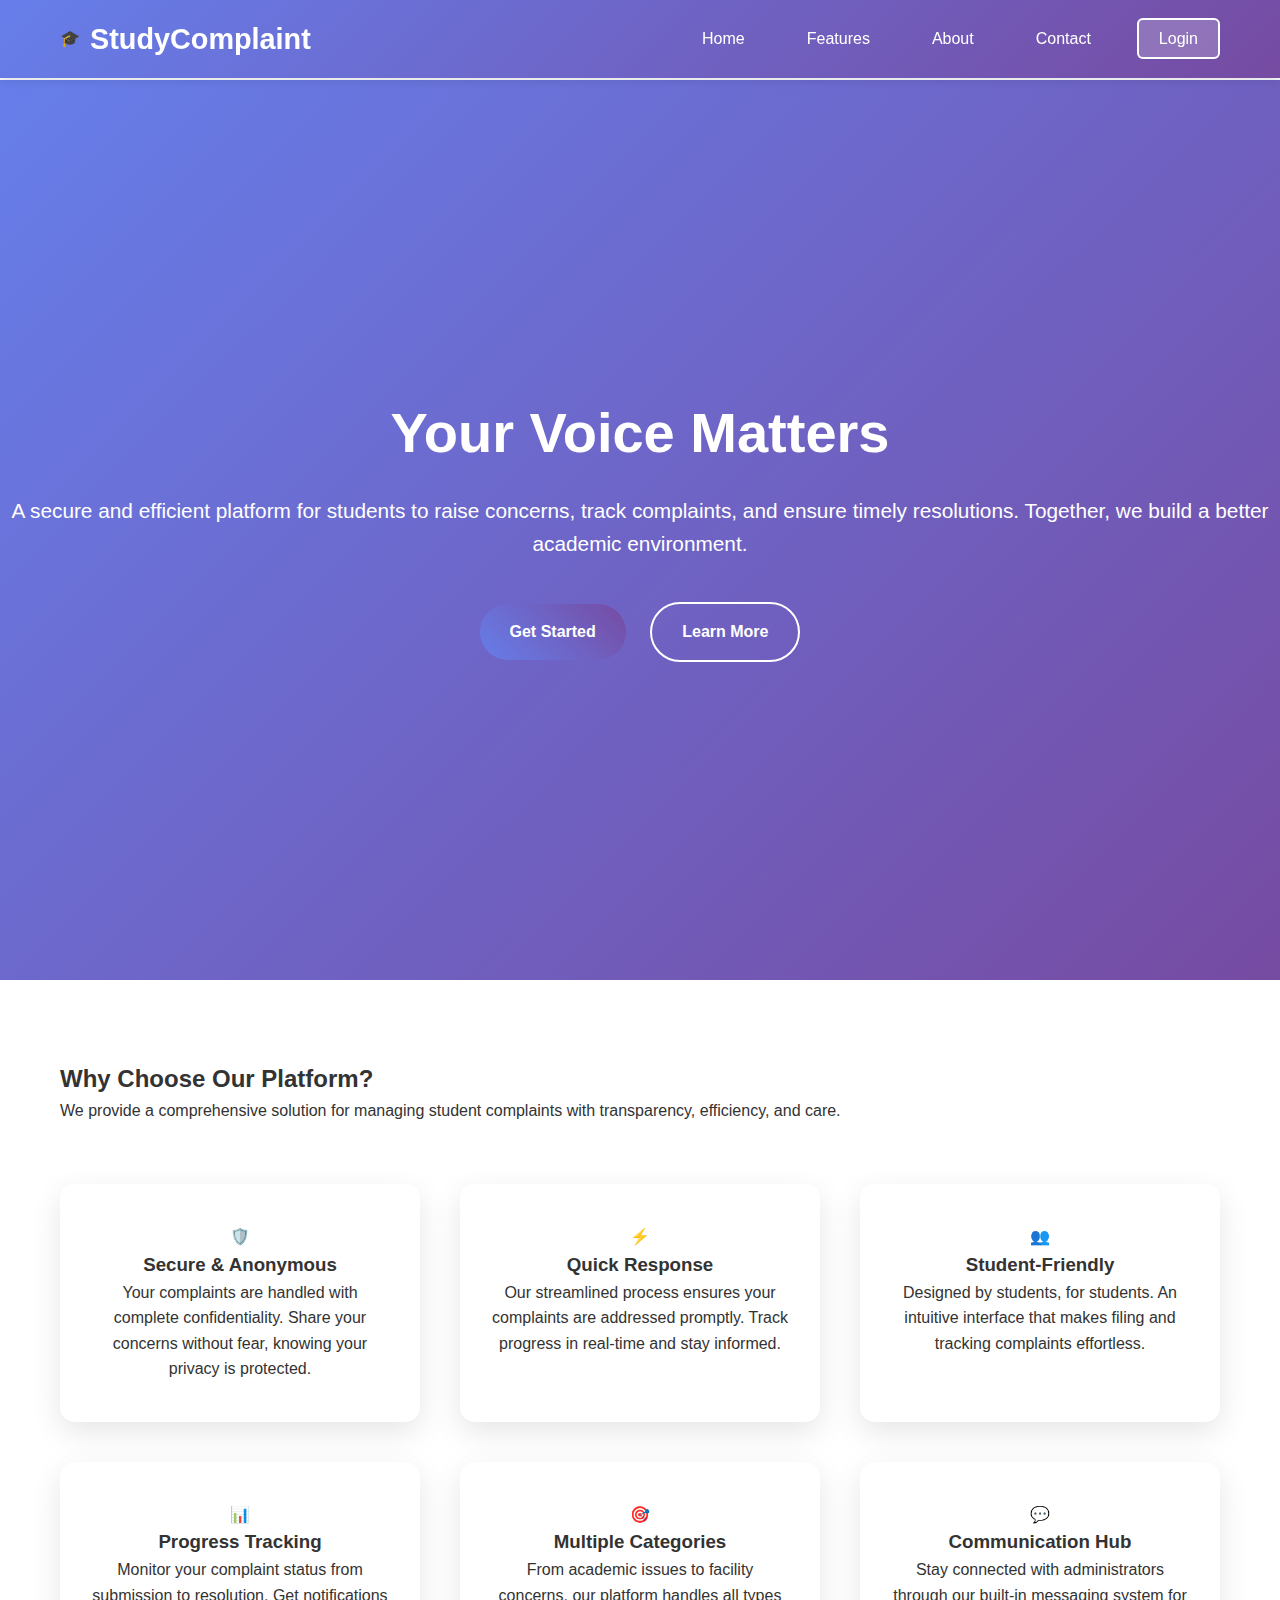
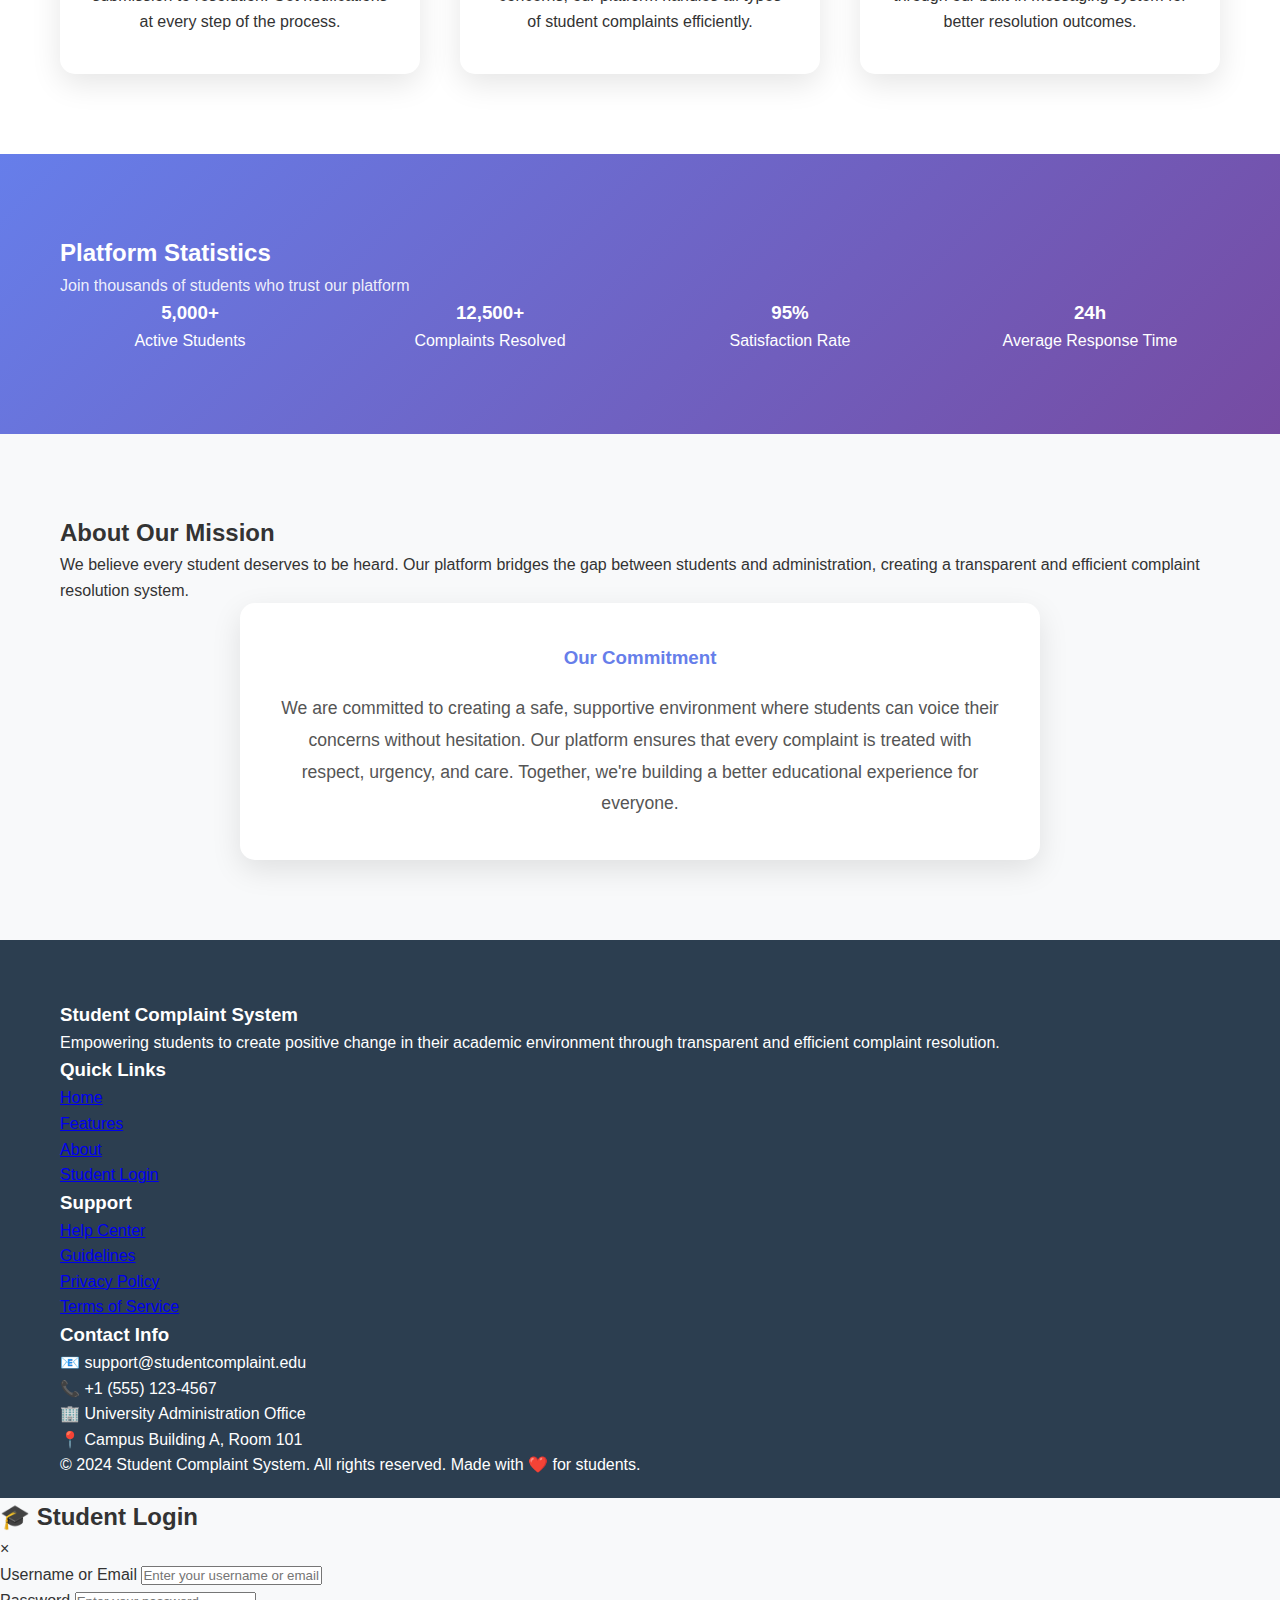
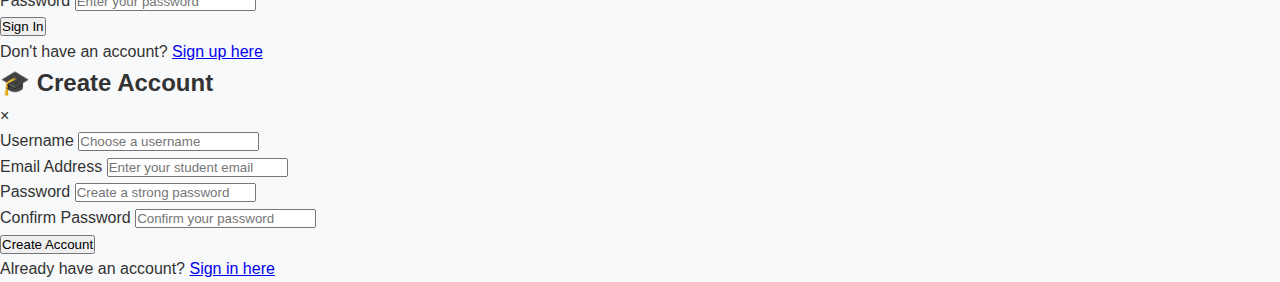
<file: src/main/resources/templates/index.html>
<!DOCTYPE html>
<html lang="en" xmlns:th="http://www.thymeleaf.org">
<head>
    <meta charset="UTF-8">
    <meta name="viewport" content="width=device-width, initial-scale=1.0">
    <title>Student Complaint System - Your Voice Matters</title>
    <link rel="stylesheet" th:href="@{/css/style.css}">
    <style>
        /* Fallback CSS if external file doesn't load */
        * { margin: 0; padding: 0; box-sizing: border-box; }
        body { font-family: 'Segoe UI', Tahoma, Geneva, Verdana, sans-serif; line-height: 1.6; color: #333; background-color: #f8f9fa; }
        .header { background: linear-gradient(135deg, #667eea 0%, #764ba2 100%); color: white; padding: 1rem 0; position: fixed; width: 100%; top: 0; z-index: 1000; box-shadow: 0 2px 10px rgba(0,0,0,0.1); }
        .container { max-width: 1200px; margin: 0 auto; padding: 0 20px; }
        .header .container { display: flex; justify-content: space-between; align-items: center; }
        .logo { display: flex; align-items: center; gap: 10px; }
        .logo h1 { font-size: 1.8rem; font-weight: 700; color: white; }
        .nav { display: flex; list-style: none; gap: 30px; align-items: center; }
        .nav a { color: white; text-decoration: none; font-weight: 500; padding: 8px 16px; border-radius: 6px; transition: all 0.3s ease; }
        .nav a:hover { background-color: rgba(255,255,255,0.1); }
        .btn-login { background: rgba(255,255,255,0.2); border: 2px solid white; padding: 10px 20px !important; border-radius: 25px; }
        .hero { background: linear-gradient(135deg, #667eea 0%, #764ba2 100%); height: 100vh; display: flex; align-items: center; text-align: center; color: white; margin-top: 80px; }
        .hero h1 { font-size: 3.5rem; margin-bottom: 1rem; }
        .hero p { font-size: 1.3rem; margin-bottom: 2rem; }
        .btn { display: inline-block; padding: 15px 30px; text-decoration: none; border-radius: 30px; font-weight: 600; margin: 10px; }
        .btn-primary { background: linear-gradient(45deg, #667eea, #764ba2); color: white; }
        .btn-secondary { background: transparent; color: white; border: 2px solid white; }
        .features { padding: 80px 0; background: white; }
        .features-grid { display: grid; grid-template-columns: repeat(auto-fit, minmax(300px, 1fr)); gap: 40px; margin-top: 60px; }
        .feature-card { background: white; padding: 40px 30px; border-radius: 15px; text-align: center; box-shadow: 0 10px 30px rgba(0,0,0,0.1); }
        .stats { background: linear-gradient(135deg, #667eea 0%, #764ba2 100%); color: white; padding: 80px 0; }
        .stats-grid { display: grid; grid-template-columns: repeat(auto-fit, minmax(200px, 1fr)); gap: 40px; text-align: center; }
        .footer { background: #2c3e50; color: white; padding: 60px 0 20px; }
    </style>
    <link rel="icon" href="data:image/svg+xml,<svg xmlns=%22http://www.w3.org/2000/svg%22 viewBox=%220 0 100 100%22><text y=%22.9em%22 font-size=%2290%22>🎓</text></svg>">
</head>
<body>
    <!-- Header -->
    <header class="header">
        <div class="container">
            <div class="logo">
                <span class="logo-icon">🎓</span>
                <h1>StudyComplaint</h1>
            </div>
            <nav>
                <ul class="nav">
                    <li><a href="#home">Home</a></li>
                    <li><a href="#features">Features</a></li>
                    <li><a href="#about">About</a></li>
                    <li><a href="#contact">Contact</a></li>
                    <li><a href="#" class="btn-login" data-modal="loginModal">Login</a></li>
                </ul>
            </nav>
        </div>
    </header>

    <!-- Hero Section -->
    <section id="home" class="hero">
        <div class="hero-content">
            <h1>Your Voice Matters</h1>
            <p>A secure and efficient platform for students to raise concerns, track complaints, and ensure timely resolutions. Together, we build a better academic environment.</p>
            <div class="hero-buttons">
                <a href="#" class="btn btn-primary" data-modal="registerModal">Get Started</a>
                <a href="#features" class="btn btn-secondary">Learn More</a>
            </div>
        </div>
    </section>

    <!-- Features Section -->
    <section id="features" class="features">
        <div class="container">
            <div class="section-title">
                <h2>Why Choose Our Platform?</h2>
                <p>We provide a comprehensive solution for managing student complaints with transparency, efficiency, and care.</p>
            </div>
            <div class="features-grid">
                <div class="feature-card">
                    <div class="feature-icon">🛡️</div>
                    <h3>Secure & Anonymous</h3>
                    <p>Your complaints are handled with complete confidentiality. Share your concerns without fear, knowing your privacy is protected.</p>
                </div>
                <div class="feature-card">
                    <div class="feature-icon">⚡</div>
                    <h3>Quick Response</h3>
                    <p>Our streamlined process ensures your complaints are addressed promptly. Track progress in real-time and stay informed.</p>
                </div>
                <div class="feature-card">
                    <div class="feature-icon">👥</div>
                    <h3>Student-Friendly</h3>
                    <p>Designed by students, for students. An intuitive interface that makes filing and tracking complaints effortless.</p>
                </div>
                <div class="feature-card">
                    <div class="feature-icon">📊</div>
                    <h3>Progress Tracking</h3>
                    <p>Monitor your complaint status from submission to resolution. Get notifications at every step of the process.</p>
                </div>
                <div class="feature-card">
                    <div class="feature-icon">🎯</div>
                    <h3>Multiple Categories</h3>
                    <p>From academic issues to facility concerns, our platform handles all types of student complaints efficiently.</p>
                </div>
                <div class="feature-card">
                    <div class="feature-icon">💬</div>
                    <h3>Communication Hub</h3>
                    <p>Stay connected with administrators through our built-in messaging system for better resolution outcomes.</p>
                </div>
            </div>
        </div>
    </section>

    <!-- Statistics Section -->
    <section class="stats">
        <div class="container">
            <div class="section-title">
                <h2 style="color: white;">Platform Statistics</h2>
                <p style="color: rgba(255,255,255,0.9);">Join thousands of students who trust our platform</p>
            </div>
            <div class="stats-grid">
                <div class="stat-item">
                    <h3>5,000+</h3>
                    <p>Active Students</p>
                </div>
                <div class="stat-item">
                    <h3>12,500+</h3>
                    <p>Complaints Resolved</p>
                </div>
                <div class="stat-item">
                    <h3>95%</h3>
                    <p>Satisfaction Rate</p>
                </div>
                <div class="stat-item">
                    <h3>24h</h3>
                    <p>Average Response Time</p>
                </div>
            </div>
        </div>
    </section>

    <!-- About Section -->
    <section id="about" class="features" style="background-color: #f8f9fa;">
        <div class="container">
            <div class="section-title">
                <h2>About Our Mission</h2>
                <p>We believe every student deserves to be heard. Our platform bridges the gap between students and administration, creating a transparent and efficient complaint resolution system.</p>
            </div>
            <div style="max-width: 800px; margin: 0 auto; text-align: center;">
                <div style="background: white; padding: 40px; border-radius: 15px; box-shadow: 0 10px 30px rgba(0,0,0,0.1);">
                    <h3 style="color: #667eea; margin-bottom: 20px;">Our Commitment</h3>
                    <p style="font-size: 1.1rem; line-height: 1.8; color: #555;">
                        We are committed to creating a safe, supportive environment where students can voice their concerns without hesitation. 
                        Our platform ensures that every complaint is treated with respect, urgency, and care. Together, we're building a better educational experience for everyone.
                    </p>
                </div>
            </div>
        </div>
    </section>

    <!-- Footer -->
    <footer id="contact" class="footer">
        <div class="container">
            <div class="footer-content">
                <div class="footer-section">
                    <h3>Student Complaint System</h3>
                    <p>Empowering students to create positive change in their academic environment through transparent and efficient complaint resolution.</p>
                </div>
                <div class="footer-section">
                    <h3>Quick Links</h3>
                    <a href="#home">Home</a><br>
                    <a href="#features">Features</a><br>
                    <a href="#about">About</a><br>
                    <a href="#" data-modal="loginModal">Student Login</a>
                </div>
                <div class="footer-section">
                    <h3>Support</h3>
                    <a href="#">Help Center</a><br>
                    <a href="#">Guidelines</a><br>
                    <a href="#">Privacy Policy</a><br>
                    <a href="#">Terms of Service</a>
                </div>
                <div class="footer-section">
                    <h3>Contact Info</h3>
                    <p>📧 support@studentcomplaint.edu</p>
                    <p>📞 +1 (555) 123-4567</p>
                    <p>🏢 University Administration Office</p>
                    <p>📍 Campus Building A, Room 101</p>
                </div>
            </div>
            <div class="footer-bottom">
                <p>&copy; 2024 Student Complaint System. All rights reserved. Made with ❤️ for students.</p>
            </div>
        </div>
    </footer>

    <!-- Login Modal -->
    <div id="loginModal" class="modal">
        <div class="modal-content">
            <div class="modal-header">
                <h2>🎓 Student Login</h2>
                <span class="close">&times;</span>
            </div>
            <div class="modal-body">
                <form id="loginForm">
                    <div class="form-group">
                        <label for="loginUsername">Username or Email</label>
                        <input type="text" id="loginUsername" name="username" required placeholder="Enter your username or email">
                    </div>
                    <div class="form-group">
                        <label for="loginPassword">Password</label>
                        <input type="password" id="loginPassword" name="password" required placeholder="Enter your password">
                    </div>
                    <button type="submit" class="form-submit">Sign In</button>
                </form>
                <div class="form-toggle">
                    Don't have an account? <a href="#" onclick="toggleAuthForm('register')">Sign up here</a>
                </div>
            </div>
        </div>
    </div>

    <!-- Register Modal -->
    <div id="registerModal" class="modal">
        <div class="modal-content">
            <div class="modal-header">
                <h2>🎓 Create Account</h2>
                <span class="close">&times;</span>
            </div>
            <div class="modal-body">
                <form id="registerForm">
                    <div class="form-group">
                        <label for="registerUsername">Username</label>
                        <input type="text" id="registerUsername" name="username" required placeholder="Choose a username">
                    </div>
                    <div class="form-group">
                        <label for="registerEmail">Email Address</label>
                        <input type="email" id="registerEmail" name="email" required placeholder="Enter your student email">
                    </div>
                    <div class="form-group">
                        <label for="registerPassword">Password</label>
                        <input type="password" id="registerPassword" name="password" required placeholder="Create a strong password">
                    </div>
                    <div class="form-group">
                        <label for="confirmPassword">Confirm Password</label>
                        <input type="password" id="confirmPassword" name="confirmPassword" required placeholder="Confirm your password">
                    </div>
                    <button type="submit" class="form-submit">Create Account</button>
                </form>
                <div class="form-toggle">
                    Already have an account? <a href="#" onclick="toggleAuthForm('login')">Sign in here</a>
                </div>
            </div>
        </div>
    </div>

    <script th:src="@{/js/main.js}"></script>
</body>
</html>
</file>
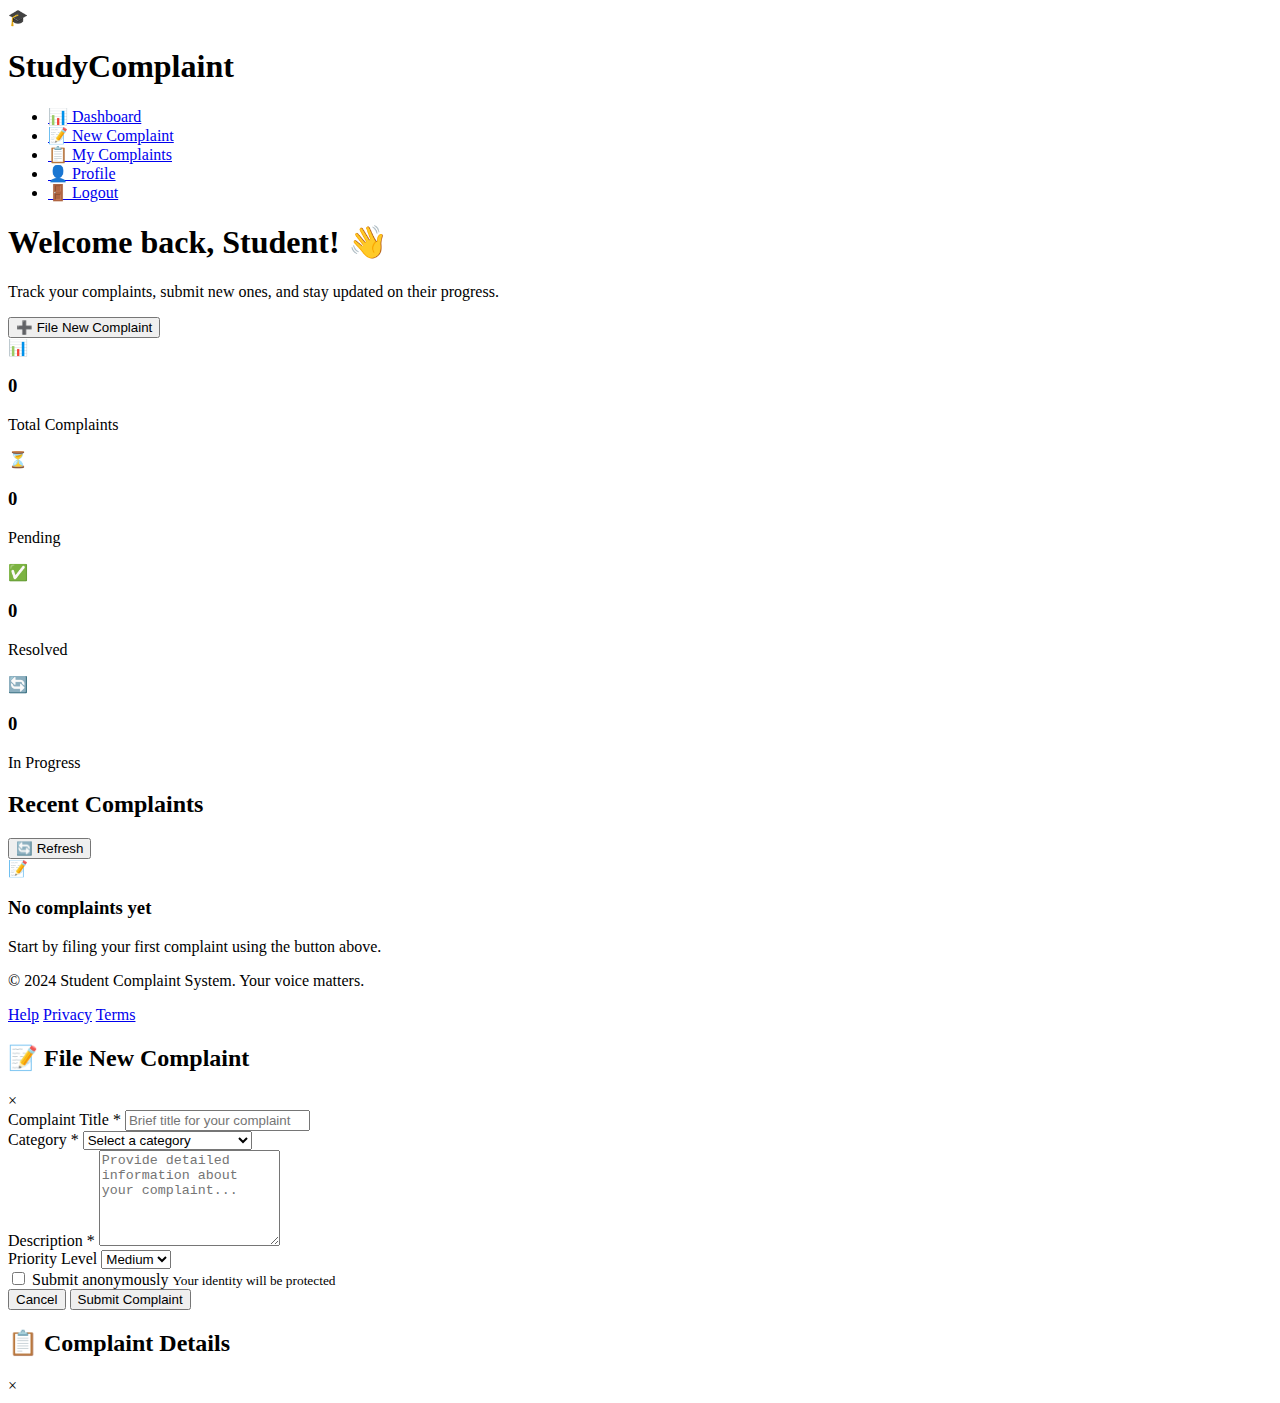
<file: src/main/resources/templates/student/dashboard.html>
<!DOCTYPE html>
<html lang="en" xmlns:th="http://www.thymeleaf.org">
<head>
    <meta charset="UTF-8">
    <meta name="viewport" content="width=device-width, initial-scale=1.0">
    <title>Student Dashboard - Student Complaint System</title>
    <link rel="stylesheet" th:href="@{/css/style.css}">
    <link rel="stylesheet" th:href="@{/css/dashboard.css}">
    <link rel="icon" href="data:image/svg+xml,<svg xmlns=%22http://www.w3.org/2000/svg%22 viewBox=%220 0 100 100%22><text y=%22.9em%22 font-size=%2290%22>🎓</text></svg>">
</head>
<body class="dashboard-body">
    <!-- Header -->
    <header class="dashboard-header">
        <div class="header-container">
            <div class="logo">
                <span class="logo-icon">🎓</span>
                <h1>StudyComplaint</h1>
            </div>
            <nav class="dashboard-nav">
                <ul class="nav-list">
                    <li><a href="#dashboard" class="nav-link active">📊 Dashboard</a></li>
                    <li><a href="#" class="nav-link" data-modal="complaintModal">📝 New Complaint</a></li>
                    <li><a href="#complaints" class="nav-link">📋 My Complaints</a></li>
                    <li><a href="/student/profile" class="nav-link">👤 Profile</a></li>
                    <li><a href="#" class="nav-link logout-btn" onclick="logout()">🚪 Logout</a></li>
                </ul>
            </nav>
        </div>
    </header>

    <!-- Main Content -->
    <main class="dashboard-main">
        <!-- Welcome Section -->
        <section class="welcome-section">
            <div class="container">
                <div class="welcome-content">
                    <h1>Welcome back, <span id="studentName">Student</span>! 👋</h1>
                    <p>Track your complaints, submit new ones, and stay updated on their progress.</p>
                </div>
                <div class="quick-actions">
                    <button class="btn btn-primary" data-modal="complaintModal">
                        <span>➕</span> File New Complaint
                    </button>
                </div>
            </div>
        </section>

        <!-- Stats Section -->
        <section class="dashboard-stats">
            <div class="container">
                <div class="stats-grid">
                    <div class="stat-card">
                        <div class="stat-icon">📊</div>
                        <div class="stat-content">
                            <h3 id="totalComplaints">0</h3>
                            <p>Total Complaints</p>
                        </div>
                    </div>
                    <div class="stat-card">
                        <div class="stat-icon">⏳</div>
                        <div class="stat-content">
                            <h3 id="pendingComplaints">0</h3>
                            <p>Pending</p>
                        </div>
                    </div>
                    <div class="stat-card">
                        <div class="stat-icon">✅</div>
                        <div class="stat-content">
                            <h3 id="resolvedComplaints">0</h3>
                            <p>Resolved</p>
                        </div>
                    </div>
                    <div class="stat-card">
                        <div class="stat-icon">🔄</div>
                        <div class="stat-content">
                            <h3 id="inProgressComplaints">0</h3>
                            <p>In Progress</p>
                        </div>
                    </div>
                </div>
            </div>
        </section>

        <!-- Recent Complaints Section -->
        <section id="complaints" class="recent-complaints">
            <div class="container">
                <div class="section-header">
                    <h2>Recent Complaints</h2>
                    <button class="btn btn-secondary" onclick="refreshComplaints()">🔄 Refresh</button>
                </div>
                <div class="complaints-container">
                    <div id="complaintsGrid" class="complaints-grid">
                        <!-- Complaints will be loaded here -->
                        <div class="no-complaints">
                            <div class="no-complaints-icon">📝</div>
                            <h3>No complaints yet</h3>
                            <p>Start by filing your first complaint using the button above.</p>
                        </div>
                    </div>
                </div>
            </div>
        </section>
    </main>

    <!-- Footer -->
    <footer class="dashboard-footer">
        <div class="container">
            <div class="footer-content">
                <p>&copy; 2024 Student Complaint System. Your voice matters.</p>
                <div class="footer-links">
                    <a href="#">Help</a>
                    <a href="#">Privacy</a>
                    <a href="#">Terms</a>
                </div>
            </div>
        </div>
    </footer>

    <!-- New Complaint Modal -->
    <div id="complaintModal" class="modal">
        <div class="modal-content large-modal">
            <div class="modal-header">
                <h2>📝 File New Complaint</h2>
                <span class="close">&times;</span>
            </div>
            <div class="modal-body">
                <form id="complaintForm">
                    <div class="form-row">
                        <div class="form-group">
                            <label for="complaintTitle">Complaint Title *</label>
                            <input type="text" id="complaintTitle" name="title" required 
                                   placeholder="Brief title for your complaint">
                        </div>
                        <div class="form-group">
                            <label for="complaintCategory">Category *</label>
                            <select id="complaintCategory" name="category" required>
                                <option value="">Select a category</option>
                                <option value="academic">Academic Issues</option>
                                <option value="facilities">Facilities & Infrastructure</option>
                                <option value="harassment">Harassment & Bullying</option>
                                <option value="administrative">Administrative Issues</option>
                                <option value="technical">Technical Problems</option>
                                <option value="other">Other</option>
                            </select>
                        </div>
                    </div>
                    <div class="form-group">
                        <label for="complaintDescription">Description *</label>
                        <textarea id="complaintDescription" name="description" required 
                                  placeholder="Provide detailed information about your complaint..."
                                  rows="6"></textarea>
                    </div>
                    <div class="form-row">
                        <div class="form-group">
                            <label for="complaintPriority">Priority Level</label>
                            <select id="complaintPriority" name="priority">
                                <option value="low">Low</option>
                                <option value="medium" selected>Medium</option>
                                <option value="high">High</option>
                                <option value="urgent">Urgent</option>
                            </select>
                        </div>
                        <div class="form-group">
                            <label for="isAnonymous">
                                <input type="checkbox" id="isAnonymous" name="anonymous">
                                Submit anonymously
                            </label>
                            <small>Your identity will be protected</small>
                        </div>
                    </div>
                    <div class="form-actions">
                        <button type="button" class="btn btn-secondary" onclick="closeModal('complaintModal')">Cancel</button>
                        <button type="submit" class="btn btn-primary">Submit Complaint</button>
                    </div>
                </form>
            </div>
        </div>
    </div>

    <!-- Complaint Details Modal -->
    <div id="complaintDetailsModal" class="modal">
        <div class="modal-content large-modal">
            <div class="modal-header">
                <h2>📋 Complaint Details</h2>
                <span class="close">&times;</span>
            </div>
            <div class="modal-body">
                <div id="complaintDetails">
                    <!-- Complaint details will be loaded here -->
                </div>
            </div>
        </div>
    </div>

    <script th:src="@{/js/main.js}"></script>
    <script th:src="@{/js/dashboard.js}"></script>
</body>
</html>
</file>
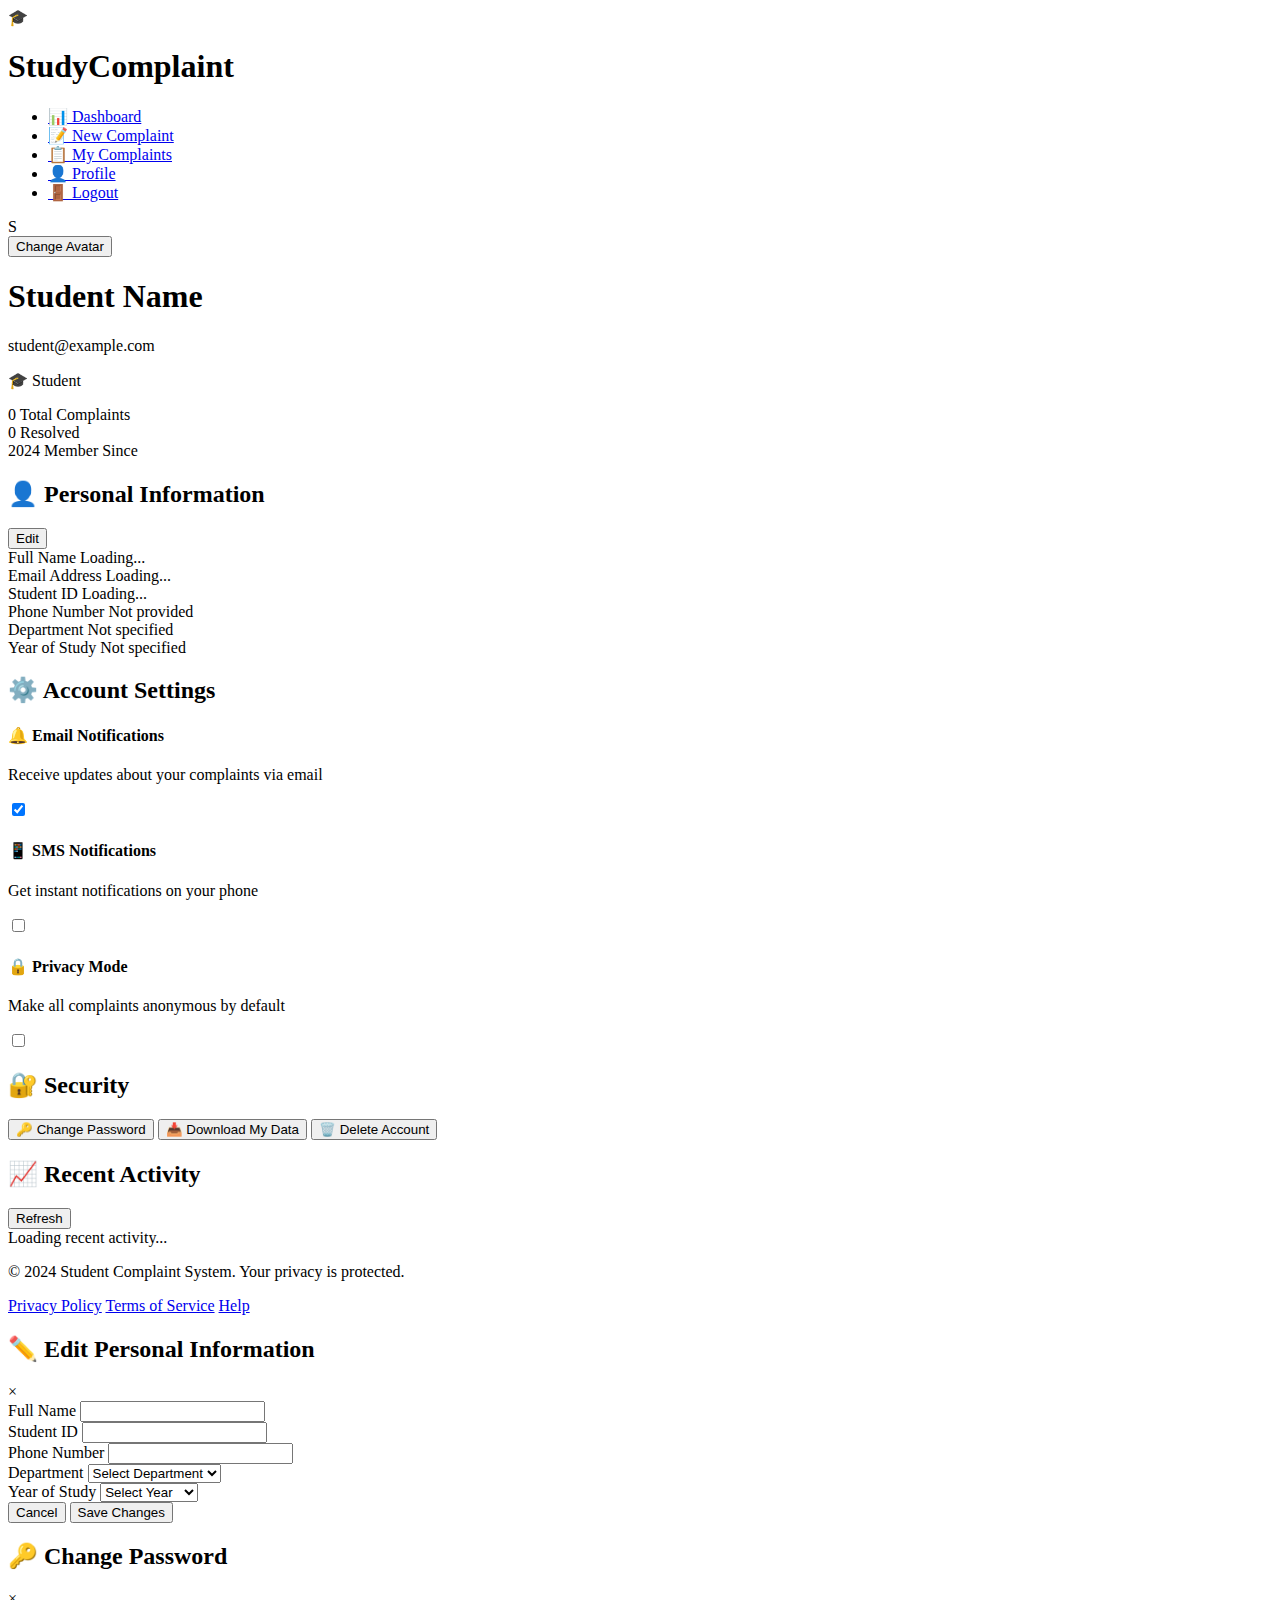
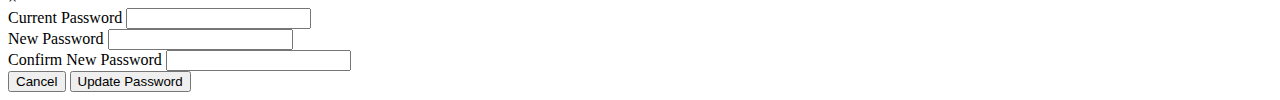
<file: src/main/resources/templates/student/profile.html>
<!DOCTYPE html>
<html lang="en" xmlns:th="http://www.thymeleaf.org">
<head>
    <meta charset="UTF-8">
    <meta name="viewport" content="width=device-width, initial-scale=1.0">
    <title>Student Profile - Student Complaint System</title>
    <link rel="stylesheet" th:href="@{/css/style.css}">
    <link rel="stylesheet" th:href="@{/css/dashboard.css}">
    <link rel="stylesheet" th:href="@{/css/profile.css}">
    <link rel="icon" href="data:image/svg+xml,<svg xmlns=%22http://www.w3.org/2000/svg%22 viewBox=%220 0 100 100%22><text y=%22.9em%22 font-size=%2290%22>🎓</text></svg>">
</head>
<body class="dashboard-body">
    <!-- Header -->
    <header class="dashboard-header">
        <div class="header-container">
            <div class="logo">
                <span class="logo-icon">🎓</span>
                <h1>StudyComplaint</h1>
            </div>
            <nav class="dashboard-nav">
                <ul class="nav-list">
                    <li><a href="/student/dashboard" class="nav-link">📊 Dashboard</a></li>
                    <li><a href="#" class="nav-link" data-modal="complaintModal">📝 New Complaint</a></li>
                    <li><a href="/student/dashboard#complaints" class="nav-link">📋 My Complaints</a></li>
                    <li><a href="/student/profile" class="nav-link active">👤 Profile</a></li>
                    <li><a href="#" class="nav-link logout-btn" onclick="logout()">🚪 Logout</a></li>
                </ul>
            </nav>
        </div>
    </header>

    <!-- Main Content -->
    <main class="dashboard-main">
        <!-- Profile Header -->
        <section class="profile-header">
            <div class="container">
                <div class="profile-header-content">
                    <div class="profile-avatar">
                        <div class="avatar-circle">
                            <span id="avatarInitials">S</span>
                        </div>
                        <button class="btn btn-secondary btn-small" onclick="changeAvatar()">Change Avatar</button>
                    </div>
                    <div class="profile-info">
                        <h1 id="profileName">Student Name</h1>
                        <p id="profileEmail">student@example.com</p>
                        <p class="profile-role">🎓 Student</p>
                        <div class="profile-stats">
                            <div class="stat">
                                <span class="stat-number" id="profileTotalComplaints">0</span>
                                <span class="stat-label">Total Complaints</span>
                            </div>
                            <div class="stat">
                                <span class="stat-number" id="profileResolvedComplaints">0</span>
                                <span class="stat-label">Resolved</span>
                            </div>
                            <div class="stat">
                                <span class="stat-number" id="profileMemberSince">2024</span>
                                <span class="stat-label">Member Since</span>
                            </div>
                        </div>
                    </div>
                </div>
            </div>
        </section>

        <!-- Profile Content -->
        <section class="profile-content">
            <div class="container">
                <div class="profile-grid">
                    <!-- Personal Information -->
                    <div class="profile-card">
                        <div class="card-header">
                            <h2>👤 Personal Information</h2>
                            <button class="btn btn-secondary btn-small" onclick="editPersonalInfo()">Edit</button>
                        </div>
                        <div class="card-content">
                            <div class="info-grid">
                                <div class="info-item">
                                    <label>Full Name</label>
                                    <span id="infoFullName">Loading...</span>
                                </div>
                                <div class="info-item">
                                    <label>Email Address</label>
                                    <span id="infoEmail">Loading...</span>
                                </div>
                                <div class="info-item">
                                    <label>Student ID</label>
                                    <span id="infoStudentId">Loading...</span>
                                </div>
                                <div class="info-item">
                                    <label>Phone Number</label>
                                    <span id="infoPhone">Not provided</span>
                                </div>
                                <div class="info-item">
                                    <label>Department</label>
                                    <span id="infoDepartment">Not specified</span>
                                </div>
                                <div class="info-item">
                                    <label>Year of Study</label>
                                    <span id="infoYear">Not specified</span>
                                </div>
                            </div>
                        </div>
                    </div>

                    <!-- Account Settings -->
                    <div class="profile-card">
                        <div class="card-header">
                            <h2>⚙️ Account Settings</h2>
                        </div>
                        <div class="card-content">
                            <div class="settings-list">
                                <div class="setting-item">
                                    <div class="setting-info">
                                        <h4>🔔 Email Notifications</h4>
                                        <p>Receive updates about your complaints via email</p>
                                    </div>
                                    <label class="toggle-switch">
                                        <input type="checkbox" id="emailNotifications" checked>
                                        <span class="slider"></span>
                                    </label>
                                </div>
                                <div class="setting-item">
                                    <div class="setting-info">
                                        <h4>📱 SMS Notifications</h4>
                                        <p>Get instant notifications on your phone</p>
                                    </div>
                                    <label class="toggle-switch">
                                        <input type="checkbox" id="smsNotifications">
                                        <span class="slider"></span>
                                    </label>
                                </div>
                                <div class="setting-item">
                                    <div class="setting-info">
                                        <h4>🔒 Privacy Mode</h4>
                                        <p>Make all complaints anonymous by default</p>
                                    </div>
                                    <label class="toggle-switch">
                                        <input type="checkbox" id="privacyMode">
                                        <span class="slider"></span>
                                    </label>
                                </div>
                            </div>
                        </div>
                    </div>

                    <!-- Security -->
                    <div class="profile-card">
                        <div class="card-header">
                            <h2>🔐 Security</h2>
                        </div>
                        <div class="card-content">
                            <div class="security-actions">
                                <button class="btn btn-primary full-width" onclick="changePassword()">
                                    🔑 Change Password
                                </button>
                                <button class="btn btn-secondary full-width" onclick="downloadData()">
                                    📥 Download My Data
                                </button>
                                <button class="btn btn-danger full-width" onclick="deleteAccount()">
                                    🗑️ Delete Account
                                </button>
                            </div>
                        </div>
                    </div>

                    <!-- Recent Activity -->
                    <div class="profile-card activity-card">
                        <div class="card-header">
                            <h2>📈 Recent Activity</h2>
                            <button class="btn btn-secondary btn-small" onclick="refreshActivity()">Refresh</button>
                        </div>
                        <div class="card-content">
                            <div id="recentActivity" class="activity-list">
                                <!-- Activity items will be loaded here -->
                                <div class="activity-loading">
                                    <div class="loading"></div>
                                    Loading recent activity...
                                </div>
                            </div>
                        </div>
                    </div>
                </div>
            </div>
        </section>
    </main>

    <!-- Footer -->
    <footer class="dashboard-footer">
        <div class="container">
            <div class="footer-content">
                <p>&copy; 2024 Student Complaint System. Your privacy is protected.</p>
                <div class="footer-links">
                    <a href="#">Privacy Policy</a>
                    <a href="#">Terms of Service</a>
                    <a href="#">Help</a>
                </div>
            </div>
        </div>
    </footer>

    <!-- Edit Personal Info Modal -->
    <div id="editInfoModal" class="modal">
        <div class="modal-content">
            <div class="modal-header">
                <h2>✏️ Edit Personal Information</h2>
                <span class="close">&times;</span>
            </div>
            <div class="modal-body">
                <form id="editInfoForm">
                    <div class="form-row">
                        <div class="form-group">
                            <label for="editFullName">Full Name</label>
                            <input type="text" id="editFullName" name="fullName" required>
                        </div>
                        <div class="form-group">
                            <label for="editStudentId">Student ID</label>
                            <input type="text" id="editStudentId" name="studentId">
                        </div>
                    </div>
                    <div class="form-row">
                        <div class="form-group">
                            <label for="editPhone">Phone Number</label>
                            <input type="tel" id="editPhone" name="phone">
                        </div>
                        <div class="form-group">
                            <label for="editDepartment">Department</label>
                            <select id="editDepartment" name="department">
                                <option value="">Select Department</option>
                                <option value="computer-science">Computer Science</option>
                                <option value="engineering">Engineering</option>
                                <option value="business">Business</option>
                                <option value="arts">Arts & Humanities</option>
                                <option value="science">Science</option>
                                <option value="other">Other</option>
                            </select>
                        </div>
                    </div>
                    <div class="form-group">
                        <label for="editYear">Year of Study</label>
                        <select id="editYear" name="year">
                            <option value="">Select Year</option>
                            <option value="1">First Year</option>
                            <option value="2">Second Year</option>
                            <option value="3">Third Year</option>
                            <option value="4">Fourth Year</option>
                            <option value="graduate">Graduate</option>
                        </select>
                    </div>
                    <div class="form-actions">
                        <button type="button" class="btn btn-secondary" onclick="closeModal('editInfoModal')">Cancel</button>
                        <button type="submit" class="btn btn-primary">Save Changes</button>
                    </div>
                </form>
            </div>
        </div>
    </div>

    <!-- Change Password Modal -->
    <div id="changePasswordModal" class="modal">
        <div class="modal-content">
            <div class="modal-header">
                <h2>🔑 Change Password</h2>
                <span class="close">&times;</span>
            </div>
            <div class="modal-body">
                <form id="changePasswordForm">
                    <div class="form-group">
                        <label for="currentPassword">Current Password</label>
                        <input type="password" id="currentPassword" name="currentPassword" required>
                    </div>
                    <div class="form-group">
                        <label for="newPassword">New Password</label>
                        <input type="password" id="newPassword" name="newPassword" required>
                    </div>
                    <div class="form-group">
                        <label for="confirmNewPassword">Confirm New Password</label>
                        <input type="password" id="confirmNewPassword" name="confirmNewPassword" required>
                    </div>
                    <div class="form-actions">
                        <button type="button" class="btn btn-secondary" onclick="closeModal('changePasswordModal')">Cancel</button>
                        <button type="submit" class="btn btn-primary">Update Password</button>
                    </div>
                </form>
            </div>
        </div>
    </div>

    <script th:src="@{/js/main.js}"></script>
    <script th:src="@{/js/dashboard.js}"></script>
    <script th:src="@{/js/profile.js}"></script>
</body>
</html>
</file>
